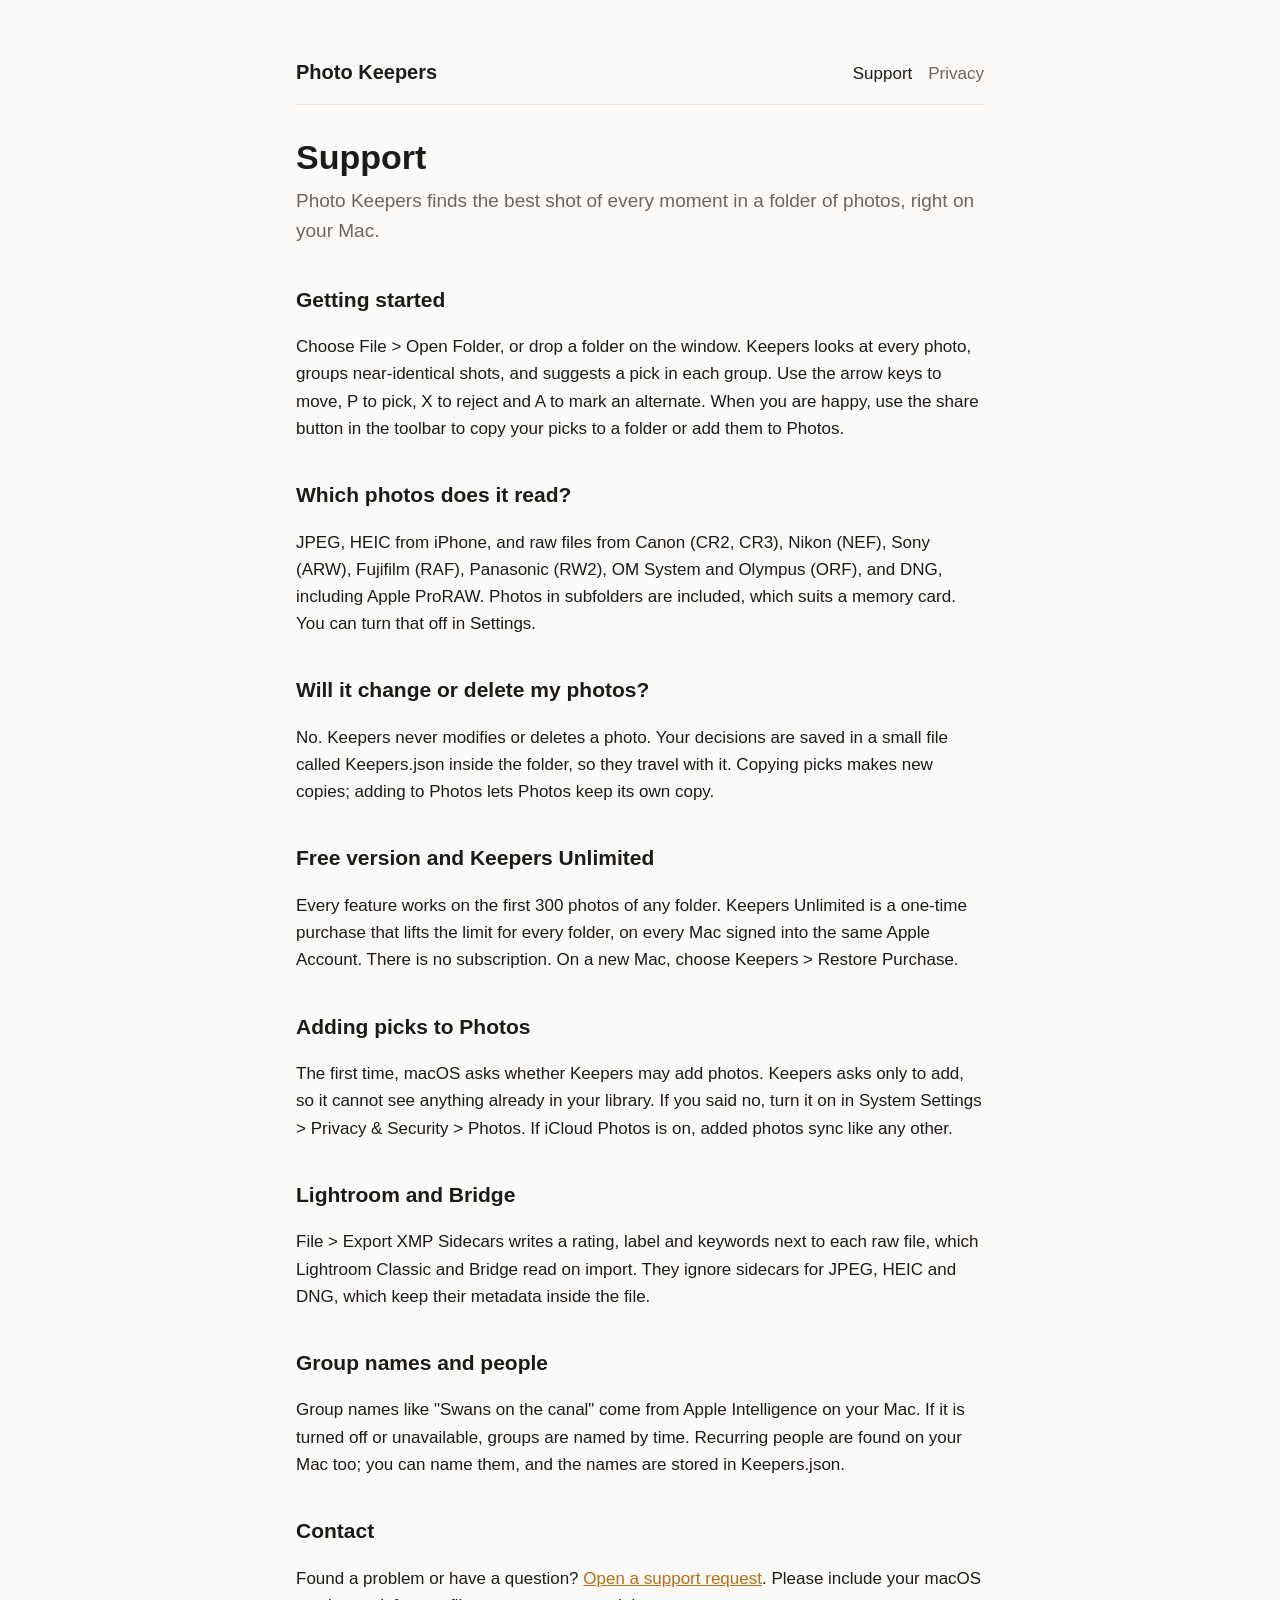
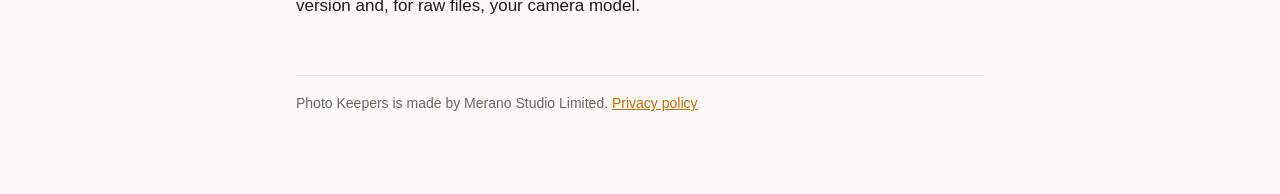
<file: index.html>
<!doctype html>
<html lang="en">
<head>
<meta charset="utf-8">
<meta name="viewport" content="width=device-width, initial-scale=1">
<title>Photo Keepers Support</title>
<meta name="description" content="Help for Photo Keepers, the Mac app that finds the best shot of every moment.">
<link rel="stylesheet" href="style.css">
</head>
<body>
<main>
<header><a class="brand" href="./">Photo Keepers</a><nav><a href="./" aria-current="page">Support</a><a href="privacy.html">Privacy</a></nav></header>

<h1>Support</h1>
<p class="lede">Photo Keepers finds the best shot of every moment in a folder of photos, right on your Mac.</p>

<h2>Getting started</h2>
<p>Choose File &gt; Open Folder, or drop a folder on the window. Keepers looks at every photo, groups near-identical shots, and suggests a pick in each group. Use the arrow keys to move, P to pick, X to reject and A to mark an alternate. When you are happy, use the share button in the toolbar to copy your picks to a folder or add them to Photos.</p>

<h2>Which photos does it read?</h2>
<p>JPEG, HEIC from iPhone, and raw files from Canon (CR2, CR3), Nikon (NEF), Sony (ARW), Fujifilm (RAF), Panasonic (RW2), OM System and Olympus (ORF), and DNG, including Apple ProRAW. Photos in subfolders are included, which suits a memory card. You can turn that off in Settings.</p>

<h2>Will it change or delete my photos?</h2>
<p>No. Keepers never modifies or deletes a photo. Your decisions are saved in a small file called Keepers.json inside the folder, so they travel with it. Copying picks makes new copies; adding to Photos lets Photos keep its own copy.</p>

<h2>Free version and Keepers Unlimited</h2>
<p>Every feature works on the first 300 photos of any folder. Keepers Unlimited is a one-time purchase that lifts the limit for every folder, on every Mac signed into the same Apple Account. There is no subscription. On a new Mac, choose Keepers &gt; Restore Purchase.</p>

<h2>Adding picks to Photos</h2>
<p>The first time, macOS asks whether Keepers may add photos. Keepers asks only to add, so it cannot see anything already in your library. If you said no, turn it on in System Settings &gt; Privacy &amp; Security &gt; Photos. If iCloud Photos is on, added photos sync like any other.</p>

<h2>Lightroom and Bridge</h2>
<p>File &gt; Export XMP Sidecars writes a rating, label and keywords next to each raw file, which Lightroom Classic and Bridge read on import. They ignore sidecars for JPEG, HEIC and DNG, which keep their metadata inside the file.</p>

<h2>Group names and people</h2>
<p>Group names like "Swans on the canal" come from Apple Intelligence on your Mac. If it is turned off or unavailable, groups are named by time. Recurring people are found on your Mac too; you can name them, and the names are stored in Keepers.json.</p>

<h2>Contact</h2>
<p>Found a problem or have a question? <a href="https://github.com/russnem/photo-keepers/issues/new">Open a support request</a>. Please include your macOS version and, for raw files, your camera model.</p>

<footer>Photo Keepers is made by Merano Studio Limited. <a href="privacy.html">Privacy policy</a></footer>
</main>
</body>
</html>
</file>
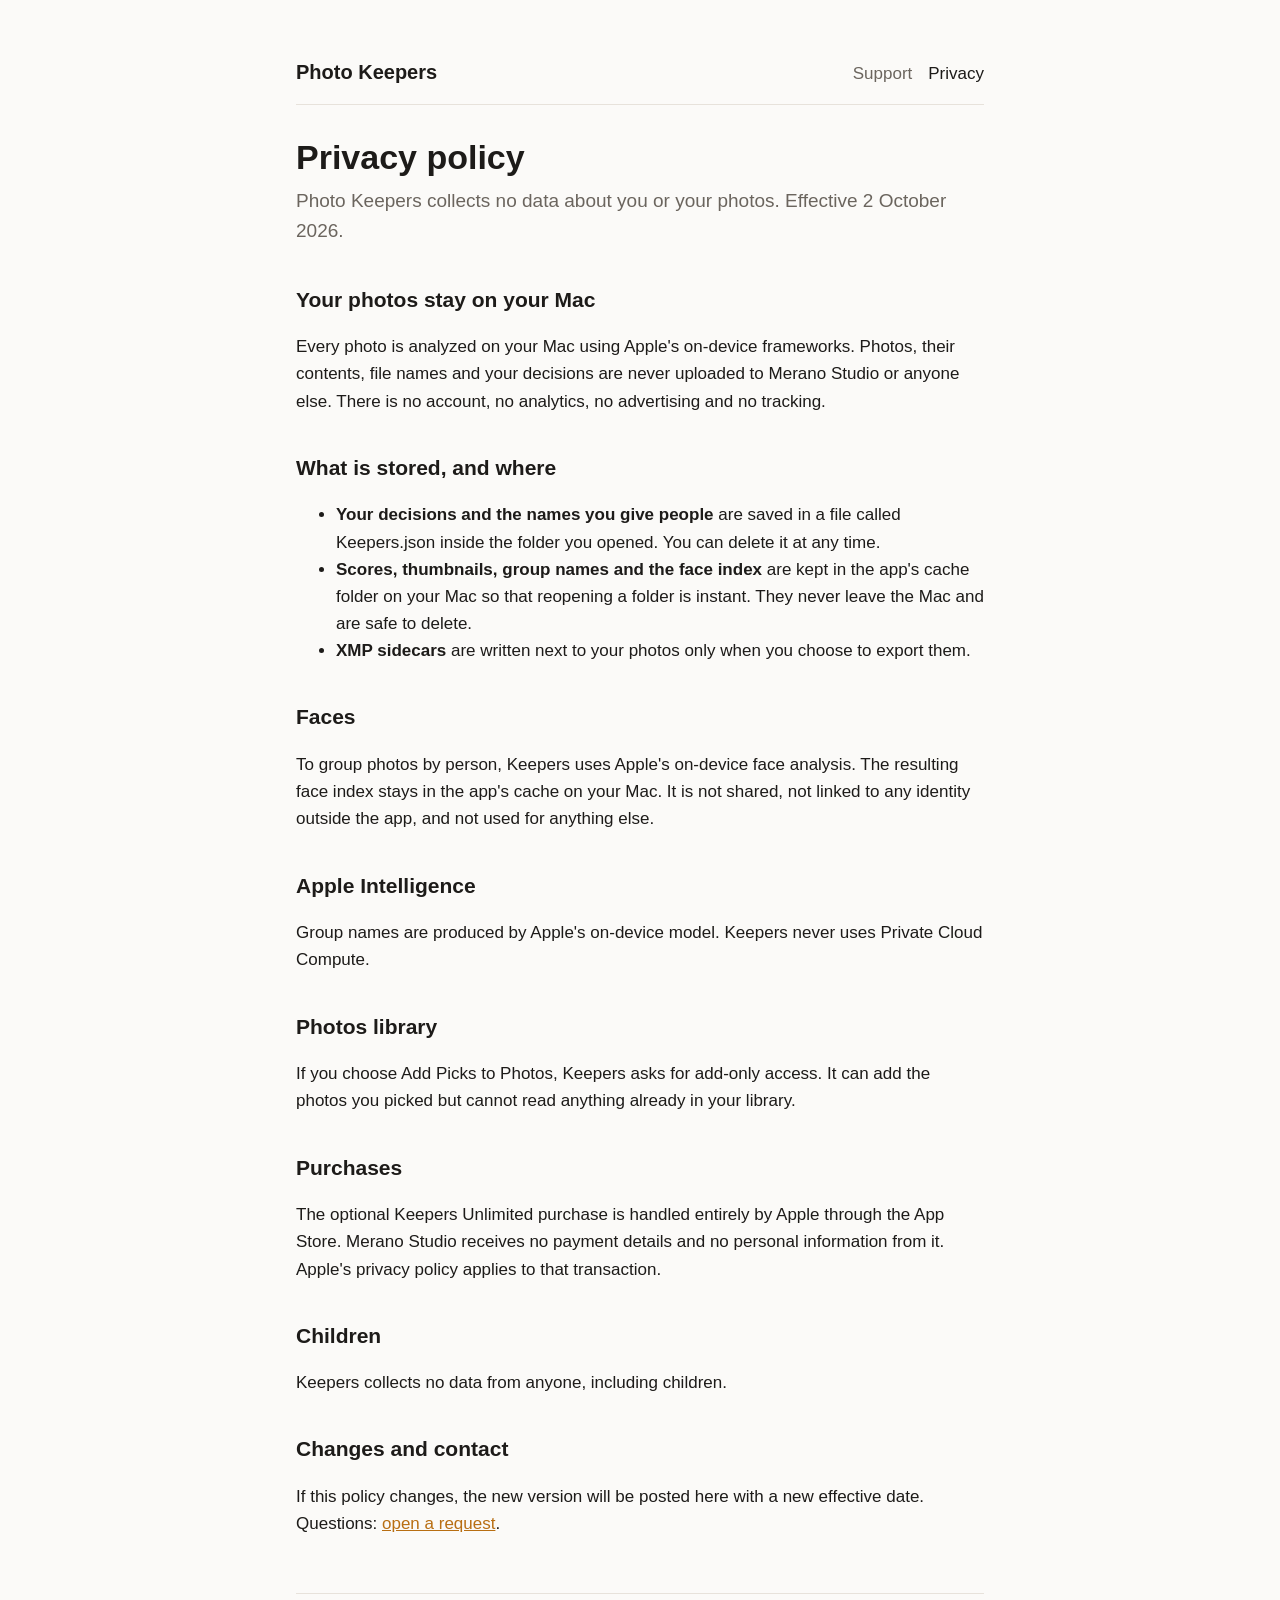
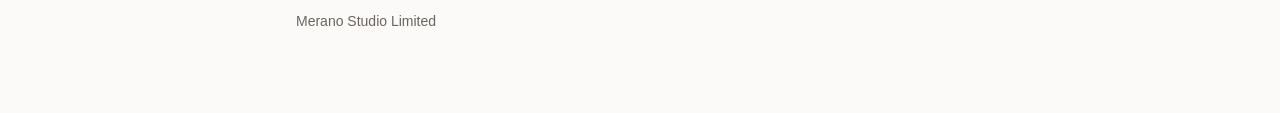
<file: privacy.html>
<!doctype html>
<html lang="en">
<head>
<meta charset="utf-8">
<meta name="viewport" content="width=device-width, initial-scale=1">
<title>Photo Keepers Privacy</title>
<meta name="description" content="Photo Keepers collects no data. Every photo is analyzed on your Mac.">
<link rel="stylesheet" href="style.css">
</head>
<body>
<main>
<header><a class="brand" href="./">Photo Keepers</a><nav><a href="./">Support</a><a href="privacy.html" aria-current="page">Privacy</a></nav></header>

<h1>Privacy policy</h1>
<p class="lede">Photo Keepers collects no data about you or your photos. Effective 2 October 2026.</p>

<h2>Your photos stay on your Mac</h2>
<p>Every photo is analyzed on your Mac using Apple's on-device frameworks. Photos, their contents, file names and your decisions are never uploaded to Merano Studio or anyone else. There is no account, no analytics, no advertising and no tracking.</p>

<h2>What is stored, and where</h2>
<ul>
<li><strong>Your decisions and the names you give people</strong> are saved in a file called Keepers.json inside the folder you opened. You can delete it at any time.</li>
<li><strong>Scores, thumbnails, group names and the face index</strong> are kept in the app's cache folder on your Mac so that reopening a folder is instant. They never leave the Mac and are safe to delete.</li>
<li><strong>XMP sidecars</strong> are written next to your photos only when you choose to export them.</li>
</ul>

<h2>Faces</h2>
<p>To group photos by person, Keepers uses Apple's on-device face analysis. The resulting face index stays in the app's cache on your Mac. It is not shared, not linked to any identity outside the app, and not used for anything else.</p>

<h2>Apple Intelligence</h2>
<p>Group names are produced by Apple's on-device model. Keepers never uses Private Cloud Compute.</p>

<h2>Photos library</h2>
<p>If you choose Add Picks to Photos, Keepers asks for add-only access. It can add the photos you picked but cannot read anything already in your library.</p>

<h2>Purchases</h2>
<p>The optional Keepers Unlimited purchase is handled entirely by Apple through the App Store. Merano Studio receives no payment details and no personal information from it. Apple's privacy policy applies to that transaction.</p>

<h2>Children</h2>
<p>Keepers collects no data from anyone, including children.</p>

<h2>Changes and contact</h2>
<p>If this policy changes, the new version will be posted here with a new effective date. Questions: <a href="https://github.com/russnem/photo-keepers/issues/new">open a request</a>.</p>

<footer>Merano Studio Limited</footer>
</main>
</body>
</html>
</file>
<file: style.css>
:root { --bg: #fbfaf8; --fg: #1d1b19; --muted: #6b655e; --accent: #b86e12; --rule: #e7e2db; color-scheme: light dark; }
@media (prefers-color-scheme: dark) { :root { --bg: #161412; --fg: #f1ece6; --muted: #a39b91; --accent: #f0a443; --rule: #2e2a26; } }
* { box-sizing: border-box; }
body { margin: 0; background: var(--bg); color: var(--fg); font: 17px/1.6 -apple-system, BlinkMacSystemFont, "Helvetica Neue", sans-serif; }
main { max-width: 720px; margin: 0 auto; padding: 56px 16px 80px; }
header { display: flex; justify-content: space-between; align-items: baseline; flex-wrap: wrap; gap: 8px; border-bottom: 1px solid var(--rule); padding-bottom: 16px; margin-bottom: 32px; }
header a.brand { font-weight: 700; font-size: 20px; color: var(--fg); text-decoration: none; }
nav a { margin-left: 16px; color: var(--muted); text-decoration: none; }
nav a[aria-current] { color: var(--fg); }
h1 { font-size: 34px; line-height: 1.2; margin: 0 0 8px; }
h2 { font-size: 21px; margin: 36px 0 8px; }
p, li { color: var(--fg); }
.lede { color: var(--muted); font-size: 19px; margin-top: 0; }
a { color: var(--accent); }
footer { margin-top: 56px; padding-top: 16px; border-top: 1px solid var(--rule); color: var(--muted); font-size: 14px; }
</file>
